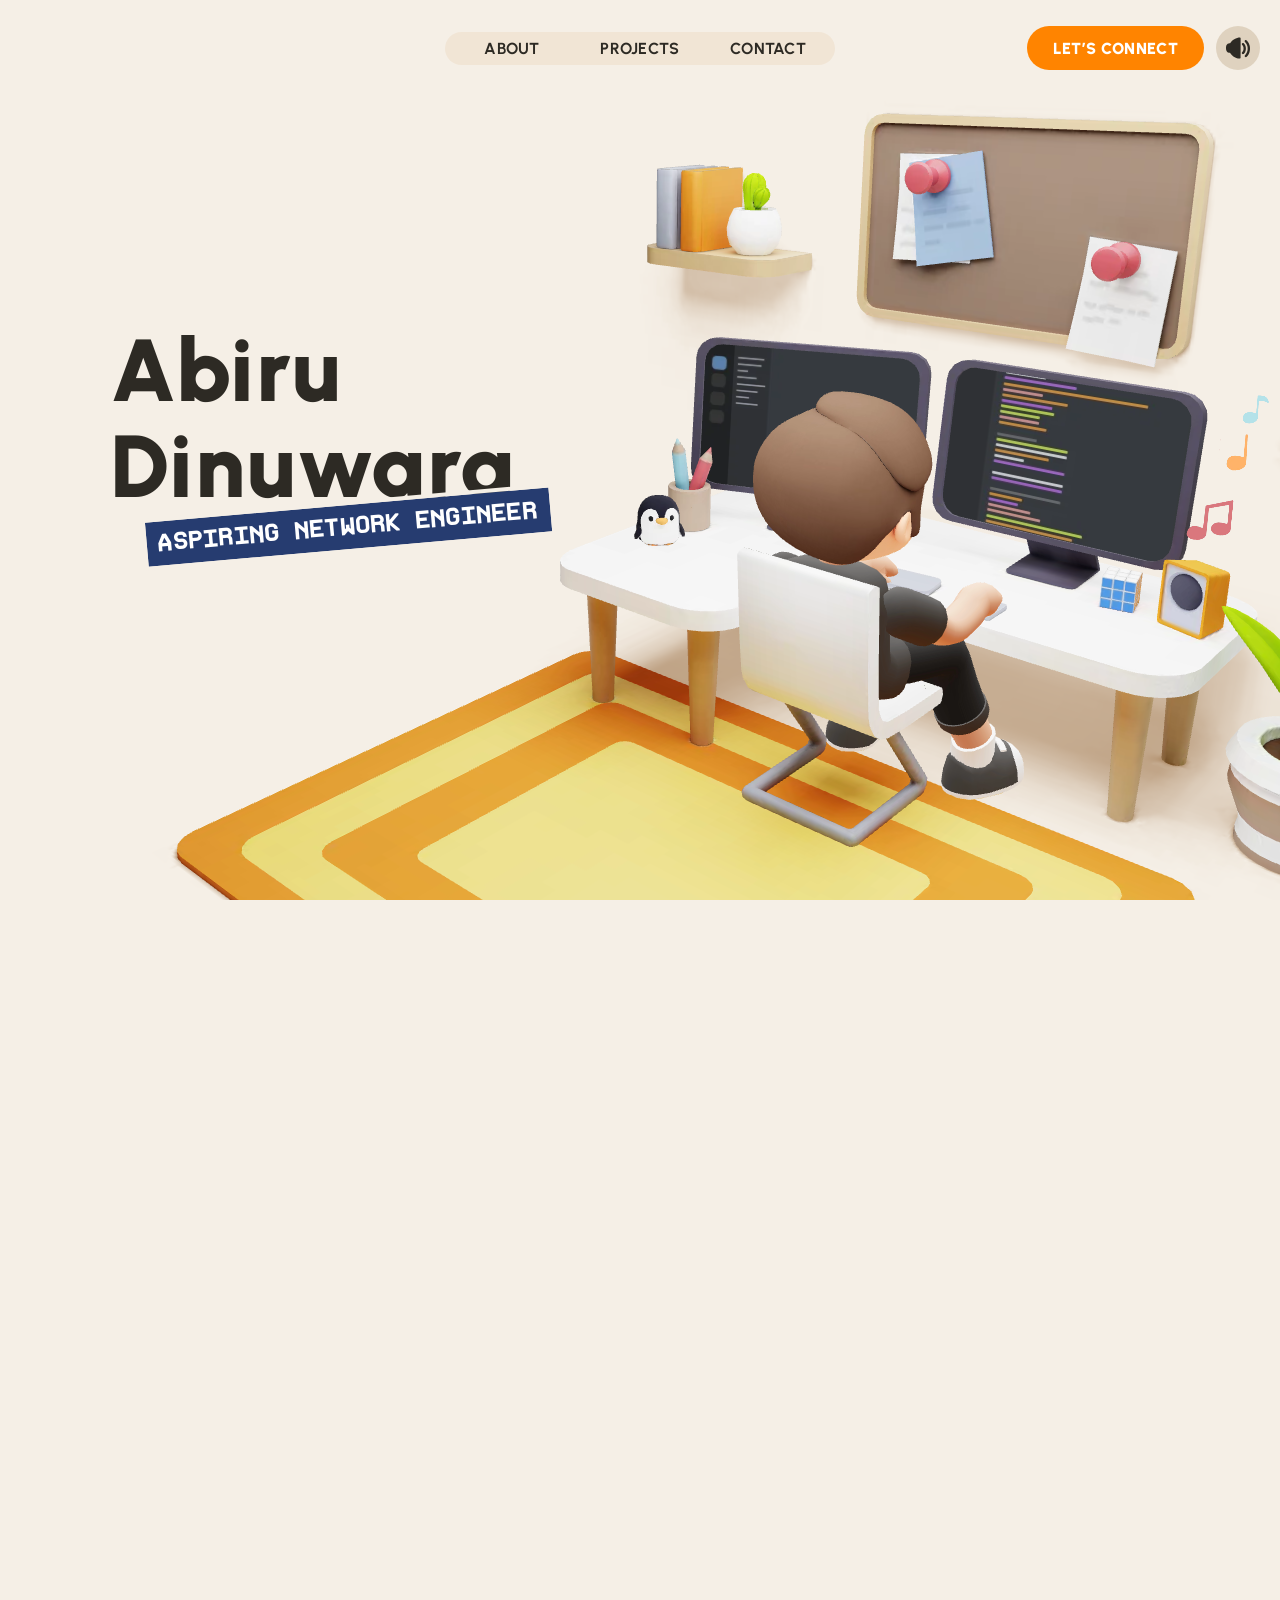
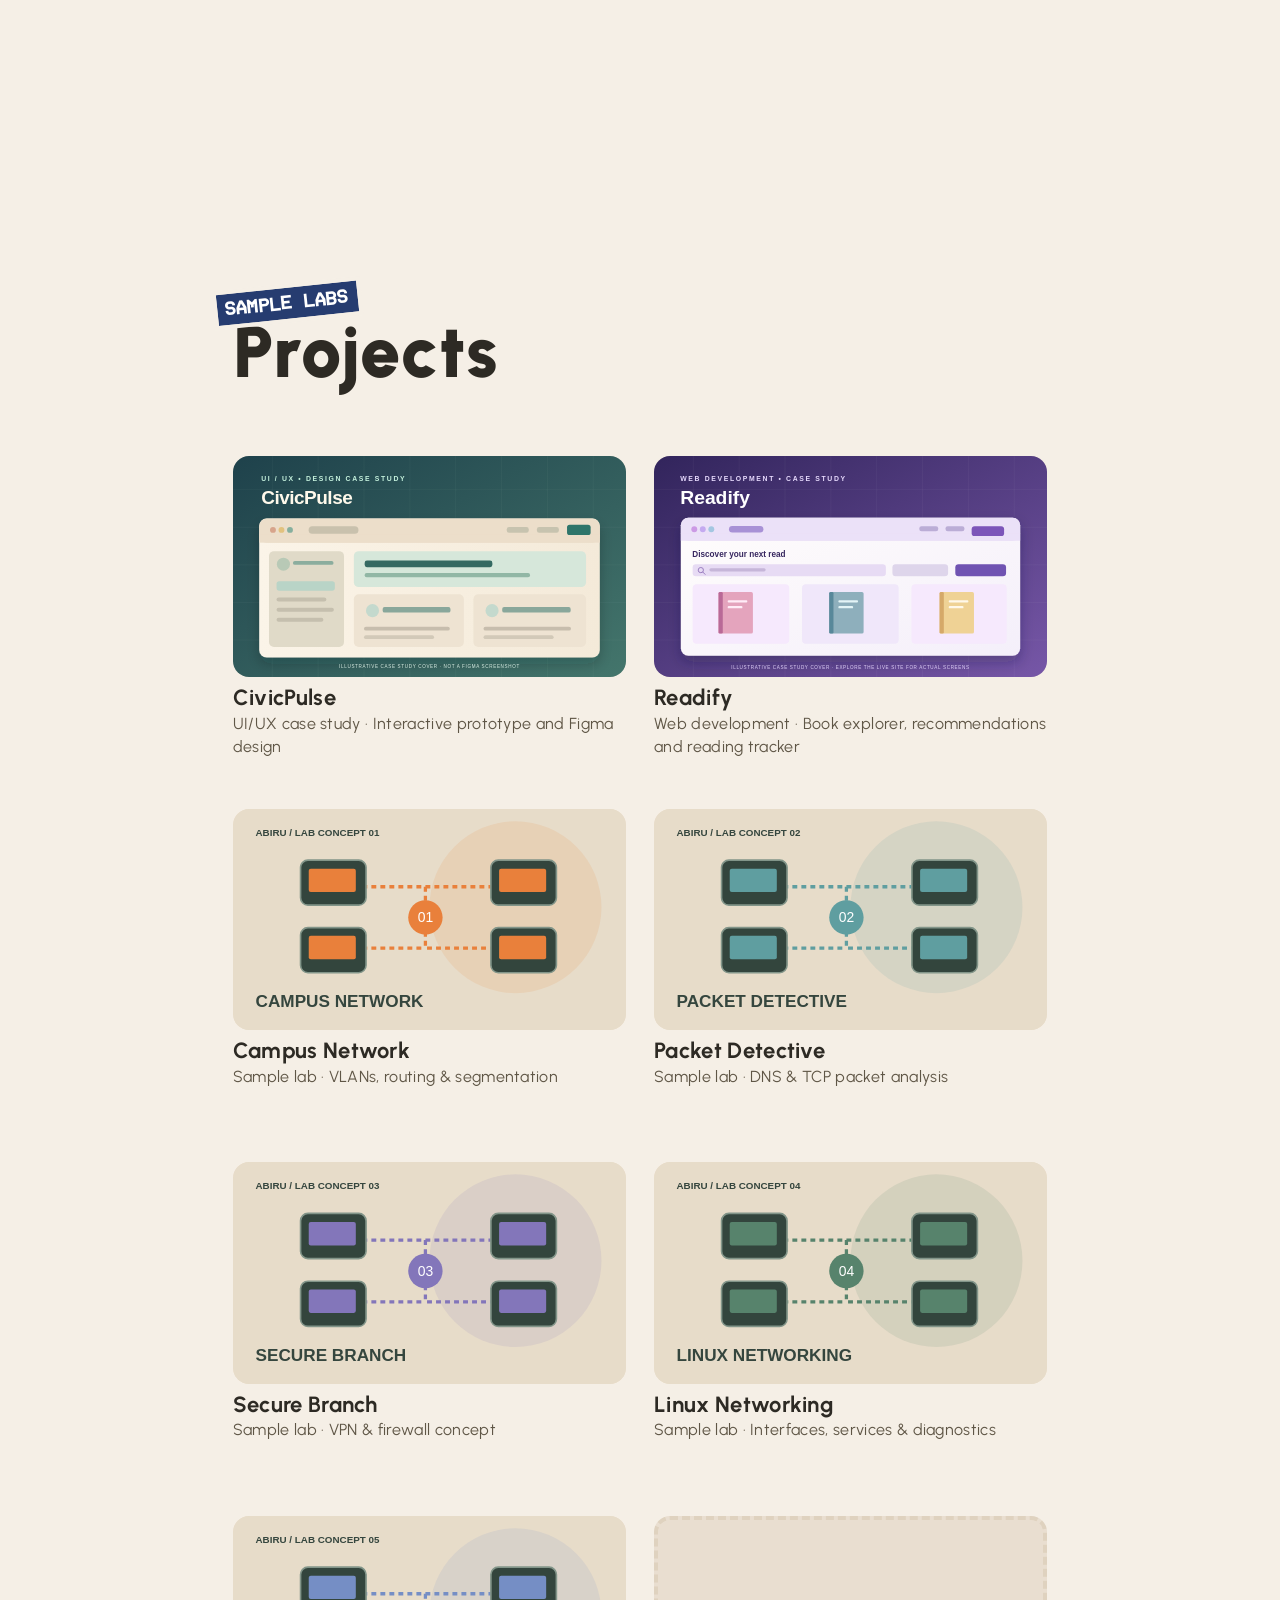
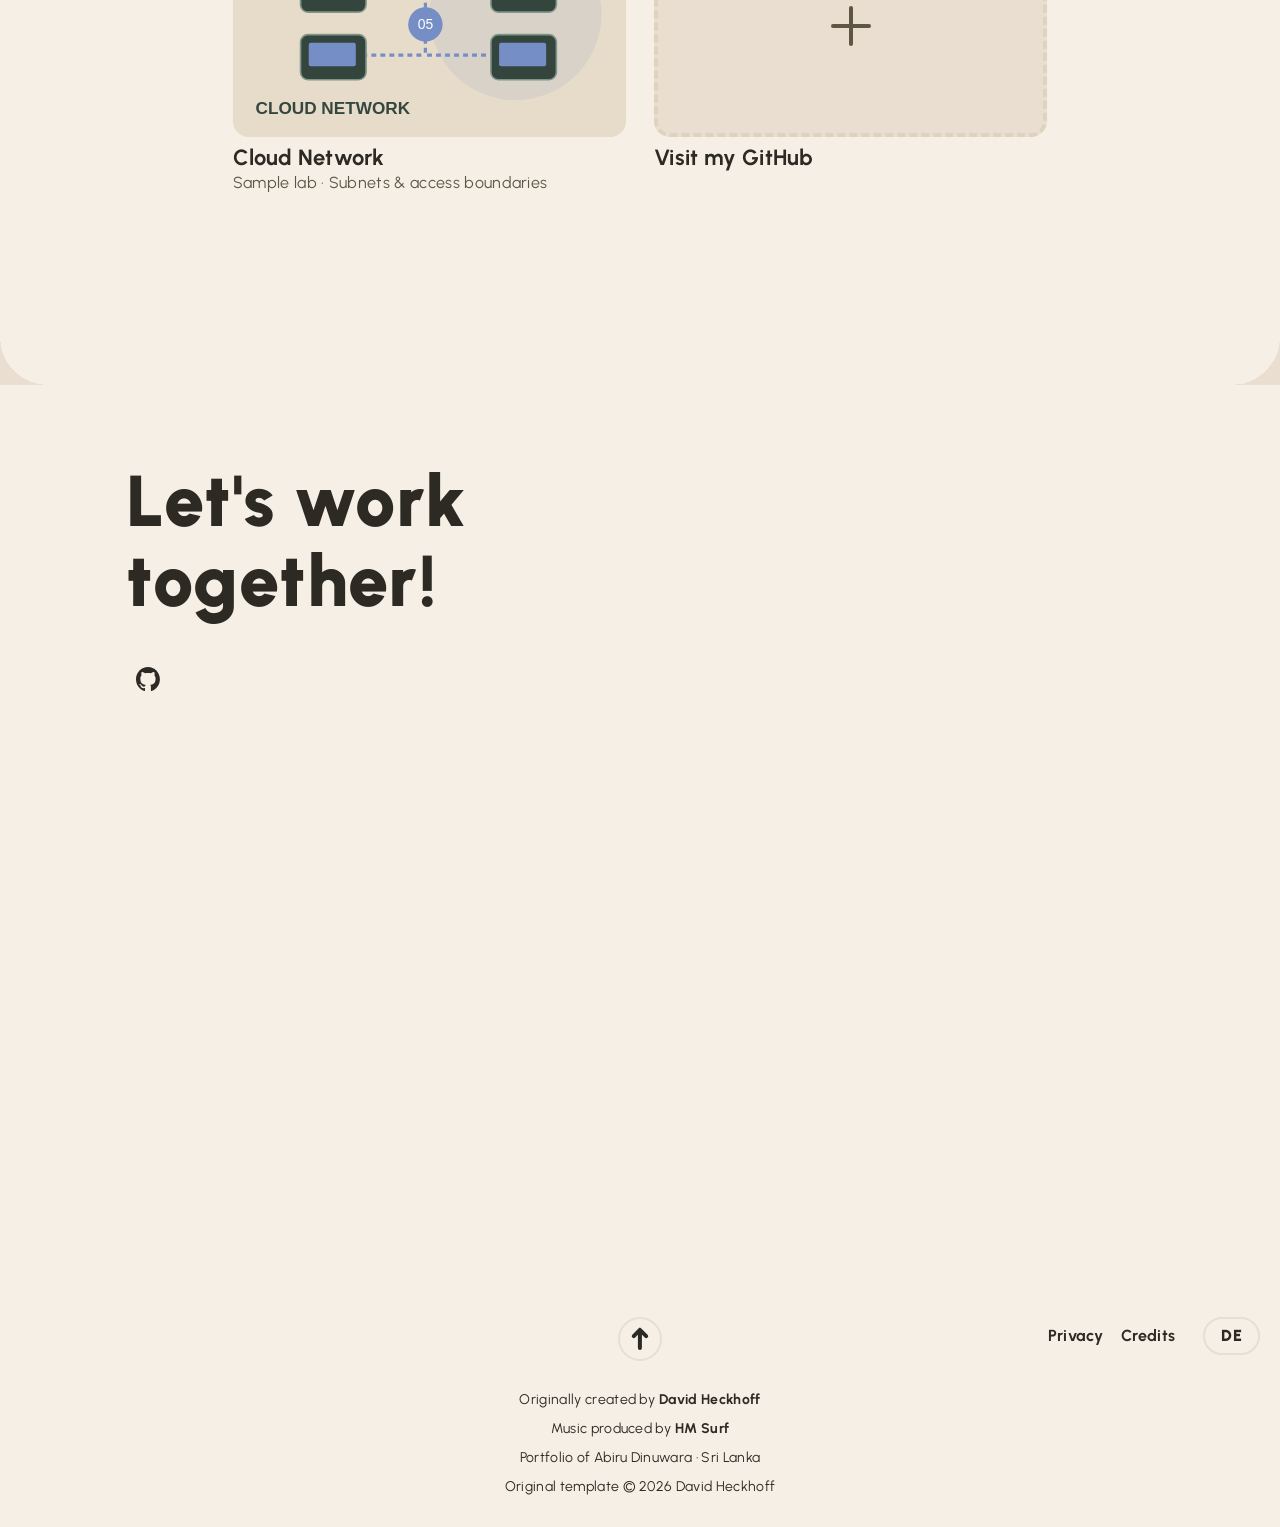
<file: index.html>
<!doctype html>
<html lang="en">
  <head>
    <meta charset="UTF-8" />
    <meta name="viewport" content="width=device-width, initial-scale=1.0" />

    <title>Abiru Dinuwara — Aspiring Network Engineer</title>
    <meta
      name="description"
      content="Computer science student exploring networking, security, and infrastructure through practical labs."
    />
    <meta name="robots" content="index, follow" />
    <link rel="canonical" href="https://abirudinuwara.github.io/abirudinuwara/" />

    <meta property="og:title" content="Abiru Dinuwara — Aspiring Network Engineer" />
    <meta
      property="og:description"
      content="Computer science student exploring networking, security, and infrastructure through practical labs."
    />
    <meta property="og:type" content="website" />
    <meta property="og:url" content="https://abirudinuwara.github.io/abirudinuwara/" />

    <meta name="twitter:card" content="summary" />
    <meta name="twitter:title" content="Abiru Dinuwara — Aspiring Network Engineer" />
    <meta
      name="twitter:description"
      content="Computer science student exploring networking, security, and infrastructure through practical labs."
    />

    <link rel="preload" href="./fonts/urbanist-400.woff2" as="font" type="font/woff2" crossorigin="anonymous" />
    <link rel="preload" href="./fonts/urbanist-700.woff2" as="font" type="font/woff2" crossorigin="anonymous" />
    <link rel="preload" href="./fonts/urbanist-900.woff2" as="font" type="font/woff2" crossorigin="anonymous" />
    <link rel="preload" href="./fonts/pro-font-windows-400.woff2" as="font" type="font/woff2" crossorigin="anonymous" />
    <link rel="preload" href="./fonts/pro-font-windows-700.woff2" as="font" type="font/woff2" crossorigin="anonymous" />

    <link rel="icon" type="image/svg+xml" href="./meta/favicon.svg" />

    <meta name="theme-color" content="#dfd1bc" />
    <script type="module" crossorigin src="./chunks/index-lmR5Yg0l.js"></script>
    <link rel="stylesheet" crossorigin href="./assets/5HoOTuNc.css">
      <script src="./project-additions.js" defer></script>
  </head>
  <body class="is-loading">
    <svg style="display: none" viewBox="0 0 56 61" xmlns="http://www.w3.org/2000/svg">
      <defs>
        <path
          id="logo-path"
          d="M3 14 24 2C28 0 28 0 32 2L53 14C56 16 56 17 56 19L56 43C56 46 55 47 51 49L32 59C28 61 28 61 24 59L5 49C1 47 0 46 0 43L0 19C0 17 0 16 3 14M28 4 5 17 28 28 51 17 28 4M53 20 30 31 30 56 53 44 53 20M40 42 33 35C33 35 32 34 33 33 34 32 35 33 36 34L36 34 43 41C44 42 44 42 43 43L35 51C35 51 34 52 33 51 32 50 33 49 33 49L40 42M16 42 23 35C23 35 24 34 23 33 22 32 21 33 20 34L13 41C12 42 12 42 13 43L21 51C21 51 22 52 23 51 24 50 23 49 23 49L16 42"
        ></path>
      </defs>
    </svg>
    <div id="app"></div>
    <noscript><p style="padding:3rem">Abiru Dinuwara — Aspiring Network Engineer. Enable JavaScript to explore this interactive portfolio. <a href="https://github.com/abirudinuwara">GitHub profile</a></p><style>.preloader{display:none!important}body{overflow:auto!important}</style></noscript>
    <div class="preloader">
      <svg class="preloader-svg" viewBox="0 0 56 61" xmlns="http://www.w3.org/2000/svg">
        <mask id="preloader-mask">
          <rect fill="black" height="61" width="61"></rect>
          <rect fill="white" height="61" width="61" class="preloader-rect" style="transform: scaleY(0)"></rect>
        </mask>

        <use href="#logo-path" class="preloader-path" opacity="0.3"></use>
        <use href="#logo-path" class="preloader-path" mask="url(#preloader-mask)"></use>
      </svg>
    </div>
  </body>
</html>
</file>
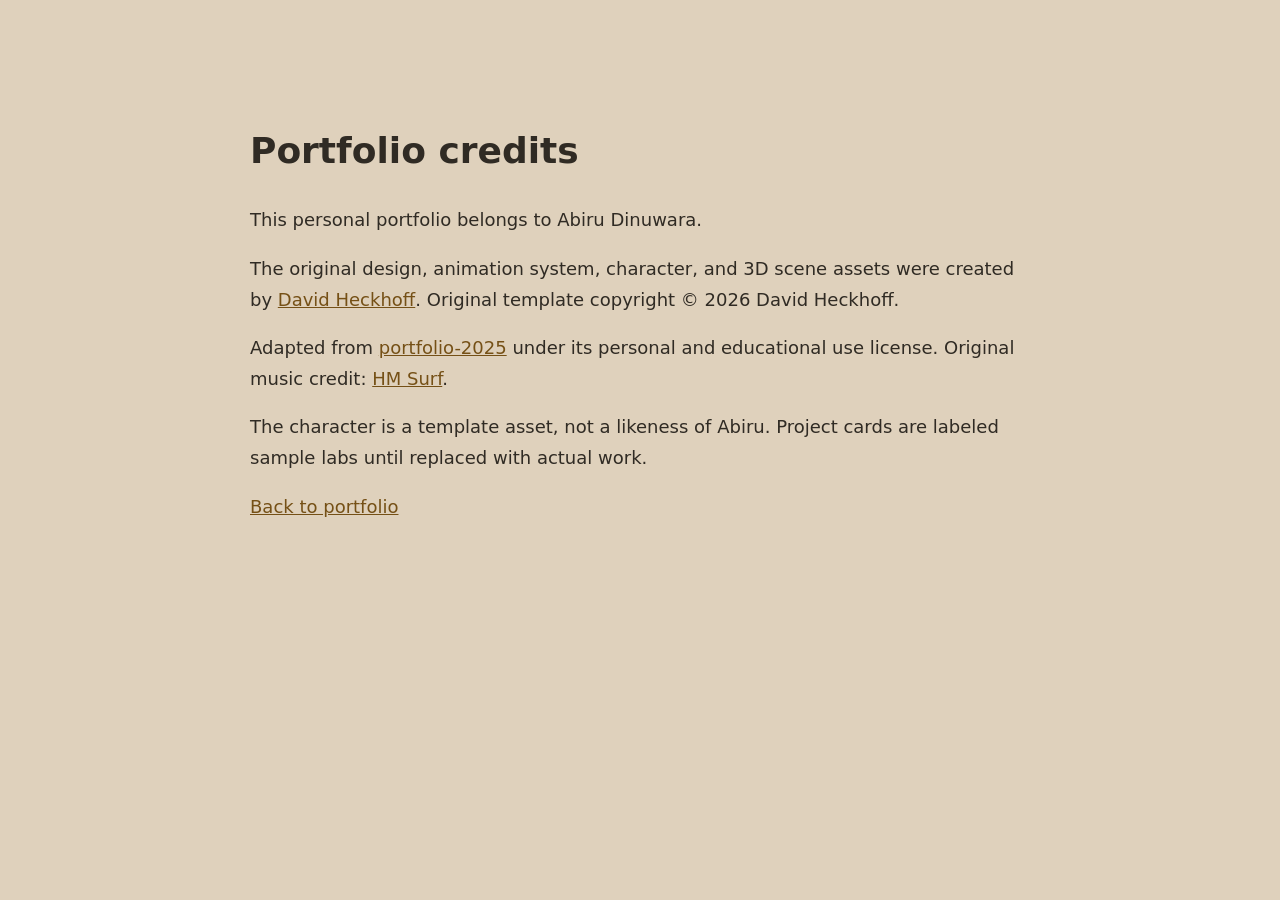
<file: legal.html>
<!doctype html><html lang="en"><meta charset="utf-8"><meta name="viewport" content="width=device-width,initial-scale=1"><title>Credits — Abiru Dinuwara</title><style>body{max-width:780px;margin:8vh auto;padding:24px;font:18px/1.7 system-ui;background:#dfd1bc;color:#302b24}a{color:#755016}</style><h1>Portfolio credits</h1><p>This personal portfolio belongs to Abiru Dinuwara.</p><p>The original design, animation system, character, and 3D scene assets were created by <a href="https://david-hckh.com">David Heckhoff</a>. Original template copyright © 2026 David Heckhoff.</p><p>Adapted from <a href="https://github.com/davidhckh/portfolio-2025">portfolio-2025</a> under its personal and educational use license. Original music credit: <a href="https://soundcloud.com/hmsurf">HM Surf</a>.</p><p>The character is a template asset, not a likeness of Abiru. Project cards are labeled sample labs until replaced with actual work.</p><p><a href="./">Back to portfolio</a></p></html>
</file>
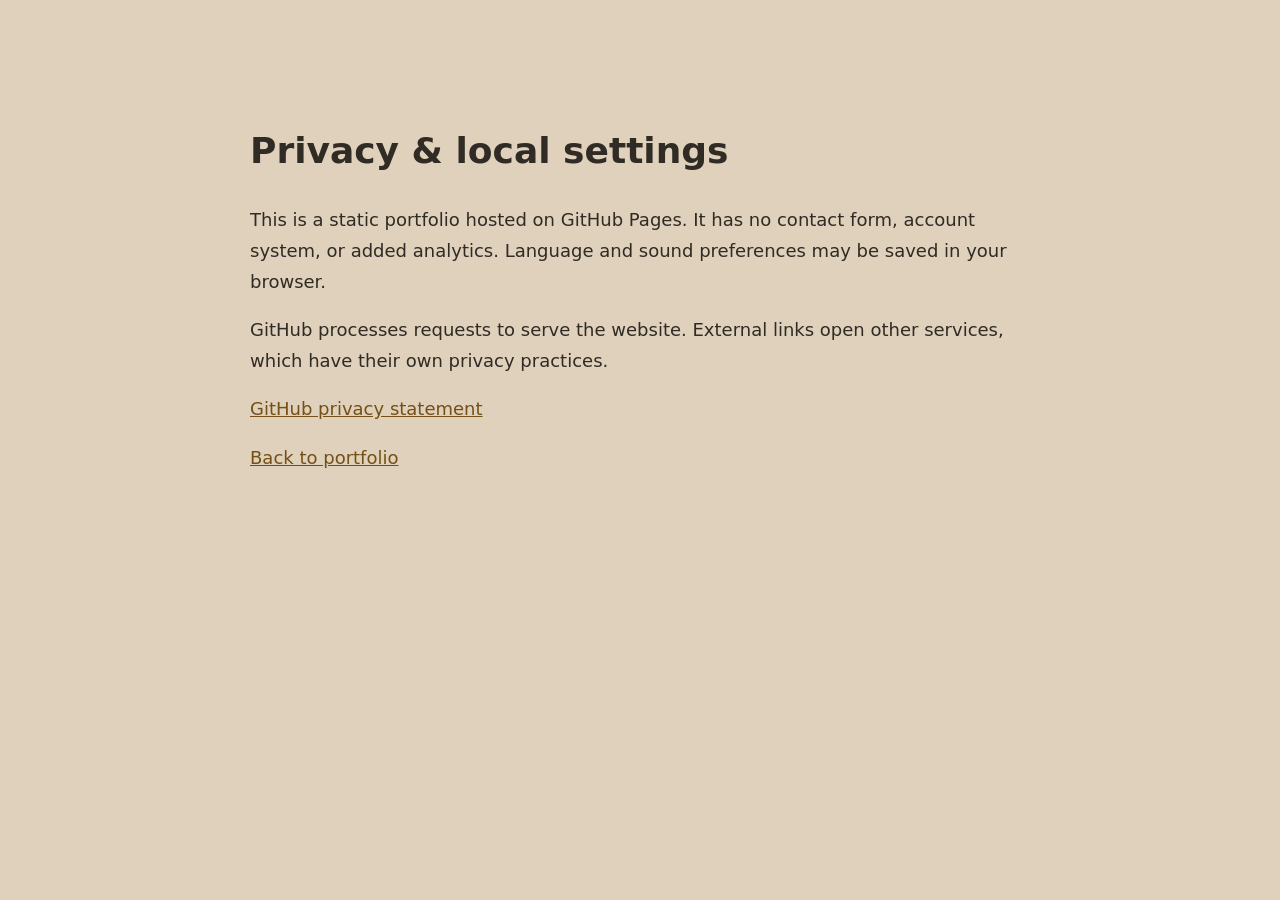
<file: privacy.html>
<!doctype html><html lang="en"><meta charset="utf-8"><meta name="viewport" content="width=device-width,initial-scale=1"><title>Privacy & local settings — Abiru Dinuwara</title><style>body{max-width:780px;margin:8vh auto;padding:24px;font:18px/1.7 system-ui;background:#dfd1bc;color:#302b24}a{color:#755016}</style><h1>Privacy & local settings</h1><p>This is a static portfolio hosted on GitHub Pages. It has no contact form, account system, or added analytics. Language and sound preferences may be saved in your browser.</p><p>GitHub processes requests to serve the website. External links open other services, which have their own privacy practices.</p><p><a href="https://docs.github.com/en/site-policy/privacy-policies/github-general-privacy-statement">GitHub privacy statement</a></p><p><a href="./">Back to portfolio</a></p></html>
</file>
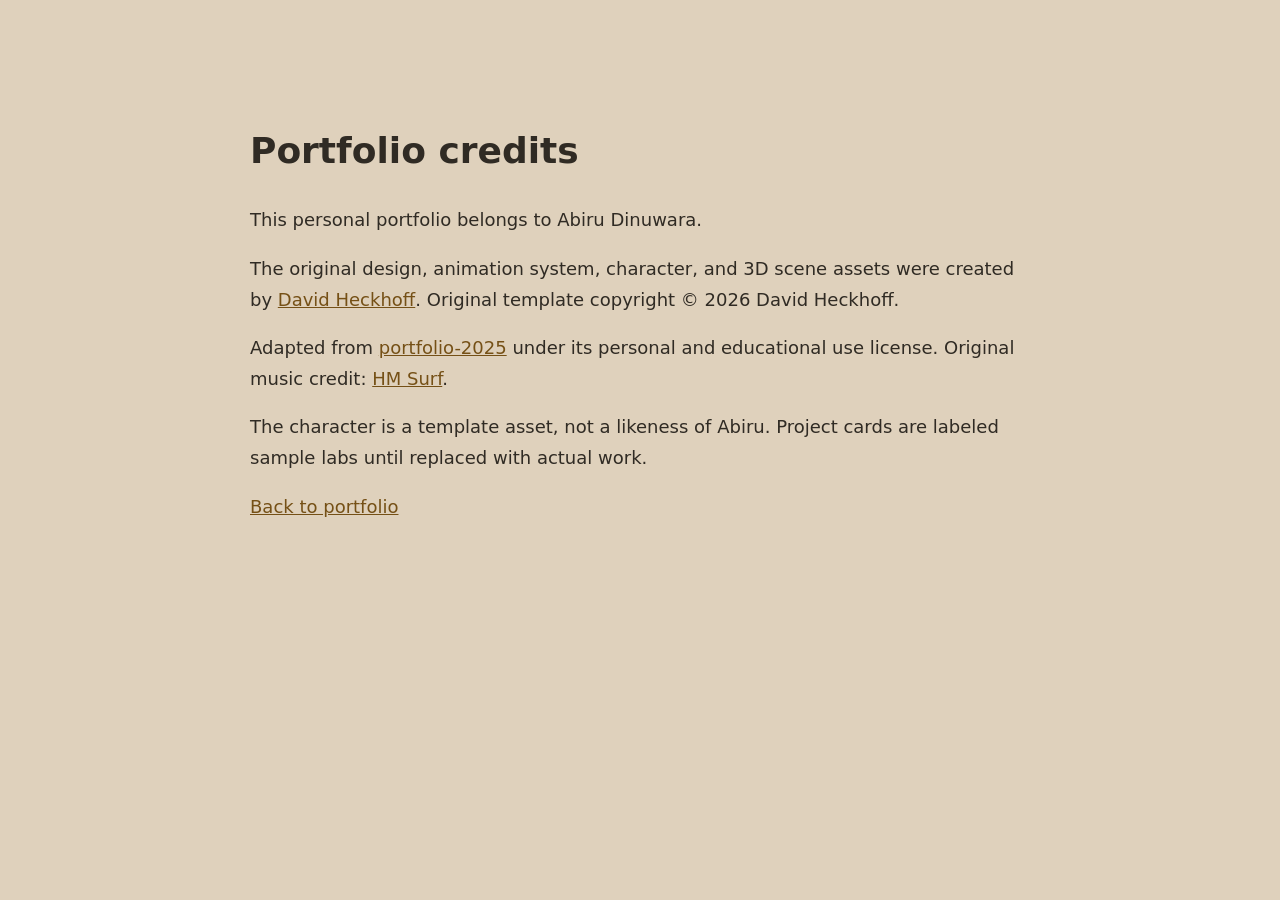
<file: de/legal.html>
<!doctype html><html lang="en"><meta charset="utf-8"><meta name="viewport" content="width=device-width,initial-scale=1"><title>Credits — Abiru Dinuwara</title><style>body{max-width:780px;margin:8vh auto;padding:24px;font:18px/1.7 system-ui;background:#dfd1bc;color:#302b24}a{color:#755016}</style><h1>Portfolio credits</h1><p>This personal portfolio belongs to Abiru Dinuwara.</p><p>The original design, animation system, character, and 3D scene assets were created by <a href="https://david-hckh.com">David Heckhoff</a>. Original template copyright © 2026 David Heckhoff.</p><p>Adapted from <a href="https://github.com/davidhckh/portfolio-2025">portfolio-2025</a> under its personal and educational use license. Original music credit: <a href="https://soundcloud.com/hmsurf">HM Surf</a>.</p><p>The character is a template asset, not a likeness of Abiru. Project cards are labeled sample labs until replaced with actual work.</p><p><a href="../">Back to portfolio</a></p></html>
</file>
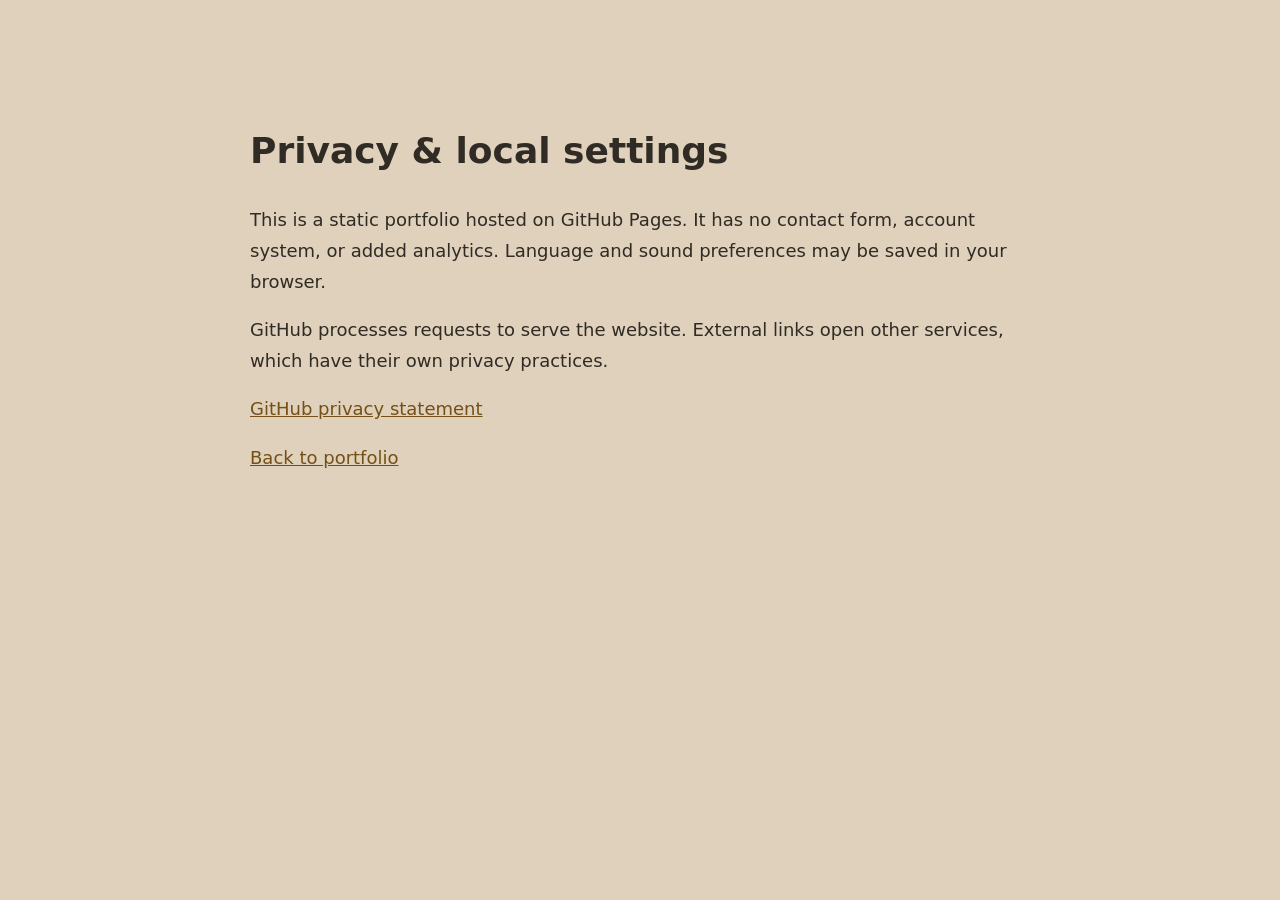
<file: de/privacy.html>
<!doctype html><html lang="en"><meta charset="utf-8"><meta name="viewport" content="width=device-width,initial-scale=1"><title>Privacy & local settings — Abiru Dinuwara</title><style>body{max-width:780px;margin:8vh auto;padding:24px;font:18px/1.7 system-ui;background:#dfd1bc;color:#302b24}a{color:#755016}</style><h1>Privacy & local settings</h1><p>This is a static portfolio hosted on GitHub Pages. It has no contact form, account system, or added analytics. Language and sound preferences may be saved in your browser.</p><p>GitHub processes requests to serve the website. External links open other services, which have their own privacy practices.</p><p><a href="https://docs.github.com/en/site-policy/privacy-policies/github-general-privacy-statement">GitHub privacy statement</a></p><p><a href="../">Back to portfolio</a></p></html>
</file>
<file: assets/5HoOTuNc.css>
*,*:before,*:after{margin:0;padding:0;box-sizing:border-box;-webkit-tap-highlight-color:rgba(255,255,255,0)}a{text-decoration:none;color:inherit}:where([hidden]:not([hidden=until-found])){display:none!important}:where(html){-webkit-text-size-adjust:none}@supports not (min-block-size: 100dvb){:where(html){block-size:100%}}@media (prefers-reduced-motion: no-preference){:where(html:focus-within){scroll-behavior:smooth}}:where(body){-webkit-font-smoothing:antialiased}:where(input,button,textarea,select){font:inherit;color:inherit}:where(textarea){resize:block}:where(button,select,summary,[role=button],[role=option]){cursor:pointer}:where(:disabled){cursor:not-allowed}:where(label:has(>input:disabled),label:has(+input:disabled)){cursor:not-allowed}:where(button){border-style:solid}:where(a){text-underline-offset:.2ex}:where(ul,ol){list-style:none}:where(img,svg,video,canvas,audio,iframe,embed,object){display:block}:where(img,picture,svg){max-inline-size:100%;block-size:auto}:where(p,h1,h2,h3,h4,h5,h6){overflow-wrap:break-word}:where(h1,h2,h3){line-height:calc(1em + .5rem)}:where(hr){border:none;border-block-start:1px solid;color:inherit;block-size:0;overflow:visible}:where(.visually-hidden:not(:focus,:active,:focus-within,.not-visually-hidden)){clip-path:inset(50%)!important;height:1px!important;width:1px!important;overflow:hidden!important;position:absolute!important;white-space:nowrap!important;border:0!important}:root{--height-header: 72px;--breakpoint-sm: 480px;--breakpoint-md: 840px;--breakpoint-lg: 1024px;--breakpoint-xl: 1280px;--breakpoint-xxl: 1600px;--breakpoint-xxxl: 1920px;--icon-size-xxs: 12px;--icon-size-xs: 16px;--icon-size-sm: 20px;--icon-size-md: 28px;--icon-size-lg: 36px;--ease-smooth: cubic-bezier(.6, 0, .25, 1);--ease-power2-out: cubic-bezier(.25, .46, .45, .94);--ease-power2-in: cubic-bezier(.165, .84, .44, 1);--transition-route-duration: .5s;--transition-route-ease: cubic-bezier(.6, 0, .25, 1);--z-index-background: 0;--z-index-layout: 10;--z-index-header-home: 20;--z-index-project-background: 50;--z-index-layout-project: 70;--z-index-header: 90;--z-index-preloader: 100;--line-height-copy: 1.3;--line-height-title: 1.1;--radius-sm: 6px;--radius-md: 12px;--radius-lg: 16px;--radius-xl: 24px;--radius-xxl: 24px;--font-size-xxs: 12px;--font-size-xs: 12px;--font-size-sm: 14px;--font-size-md: 16px;--font-size-lg: 18px;--font-size-xl: 20px;--font-size-xxl: 26px;--font-size-title-xxs: 18px;--font-size-title-xs: 22px;--font-size-title-sm: 28px;--font-size-title-md: 44px;--font-size-title-lg: 56px;--font-size-title-xl: 72px;--font-size-title-xxl: 88px;--font-size-title-xxxl: 112px;--space-outer: 16px;--space-xxs: 4px;--space-xs: 8px;--space-sm: 12px;--space-md: 18px;--space-lg: 28px;--space-xl: 36px;--space-xxl: 48px;--space-xxxl: 64px;--stroke-sm: 1px;--stroke-md: 2px;--stroke-lg: 4px;--stroke-xl: 6px;--stroke-xxl: 8px}@media (min-width: 840px){:root{--radius-xxl: 48px;--height-header: 96px}}@media (min-width: 1280px){:root{--space-outer: 20px}}@media (min-width: 1600px){:root{--space-outer: 32px}}:root{--color-text-400: #2d2a24;--color-text-300: #5f5646;--color-grayscale-500: rgb(223, 210, 191);--color-grayscale-400: rgb(233, 222, 208);--color-beige-700: rgb(223, 209, 188);--color-beige-600: rgb(233, 222, 208);--color-beige-500: rgb(241, 229, 213);--color-beige-400: #f5efe6;--color-background-400: #f5efe6;--color-black-400: #2d2a24;--color-gray-500: #67727c;--color-gray-400: #a9b0b7;--color-orange-400: #ff8400;--color-white-400: #ffffff;--color-cyan-500: #0086bb;--color-cyan-400: rgb(52, 191, 255);--color-text-cyan-400: #e1f5ff;--color-text-cyan-300: #81bdd8;--color-dark-blue-600: #234ba2;--color-dark-blue-500: #052e87;--color-dark-blue-400: #002474;--color-hologram-top: rgb(0, 53, 133);--color-hologram-bottom: rgba(0, 82, 145, .6)}@font-face{font-family:Urbanist;src:url(../fonts/urbanist-400.woff2) format("woff2");font-weight:400;font-style:normal;font-display:swap}@font-face{font-family:Urbanist;src:url(../fonts/urbanist-700.woff2) format("woff2");font-weight:700;font-style:normal;font-display:swap}@font-face{font-family:Urbanist;src:url(../fonts/urbanist-900.woff2) format("woff2");font-weight:900;font-style:normal;font-display:swap}@font-face{font-family:ProFontWindows;src:url(../fonts/pro-font-windows-400.woff2) format("woff2");font-weight:400;font-style:normal;font-display:swap}@font-face{font-family:ProFontWindows;src:url(../fonts/pro-font-windows-700.woff2) format("woff2");font-weight:700;font-style:normal;font-display:swap}.grid{display:grid;grid-template-columns:repeat(12,1fr);width:100%;gap:var(--space-md);margin:0 auto;max-width:calc(var(--breakpoint-xxxl))}@media (min-width: 840px){.grid{gap:var(--space-xl)}}html.lenis,html.lenis body{height:auto}.lenis:not(.lenis-autoToggle).lenis-stopped{overflow:clip}.lenis [data-lenis-prevent],.lenis [data-lenis-prevent-wheel],.lenis [data-lenis-prevent-touch]{overscroll-behavior:contain}.lenis.lenis-smooth iframe{pointer-events:none}.lenis.lenis-autoToggle{transition-property:overflow;transition-duration:1ms;transition-behavior:allow-discrete}.project-cubewar{--color-text-400: rgb(255, 255, 255);--color-text-300: rgb(195, 204, 219);--color-accent-400: #008dff;--color-accent-text-400: white;--color-hover: #060f1f;--color-grayscale-500: #2b4169;--color-grayscale-400: #2b4169;--color-background-400: #364e7c;--color-background-300: #1c2f4f}.project-quibbo{--color-text-400: rgb(20, 29, 37);--color-text-300: rgb(72, 85, 97);--color-accent-400: rgb(31, 129, 249);--color-accent-text-400: white;--color-hover: rgb(20, 29, 37);--color-grayscale-500: rgb(226, 233, 238);--color-grayscale-400: rgb(226, 233, 238);--color-background-400: rgb(243, 247, 250);--color-background-300: white}.project-particles{--color-text-400: white;--color-text-300: rgb(149, 155, 150);--color-accent-400: #22904b;--color-accent-text-400: white;--color-hover: #000000;--color-grayscale-500: #2c2f2c;--color-grayscale-400: #2c2f2c;--color-background-400: #191c19;--color-background-300: #141614}.project-pokedex{--color-text-400: #0c1b3a;--color-text-300: rgb(105, 111, 116);--color-hover: #011030;--color-hover-text: #ffffff;--color-accent-400: #ff5350;--color-accent-text-400: white;--color-grayscale-500: #d9dde7;--color-grayscale-400: #d9dde7;--color-background-400: #e9edf6;--color-background-300: #f9fbfe}.project-sharkie{--color-text-400: #ffffff;--color-text-300: #c6d2f2;--color-hover: #00173f;--color-hover-text: #ffffff;--color-accent-400: #176cfe;--color-accent-text-400: white;--color-grayscale-500: #364f94;--color-grayscale-400: #263e82;--color-background-400: #263e82;--color-background-300: rgb(22, 41, 94)}.project-streakon{--color-text-400: #ffffff;--color-text-300: rgb(197, 197, 197);--color-hover: rgb(41, 41, 41);--color-hover-text: #ffffff;--color-accent-400: #fec600;--color-accent-text-400: rgb(44, 44, 44);--color-grayscale-500: rgb(25, 25, 25);--color-grayscale-400: rgb(33, 33, 33);--color-background-400: #141414;--color-background-300: #090909}.preloader{position:fixed;z-index:var(--z-index-preloader);top:0;left:0;width:100%;height:100%;background-color:var(--color-beige-400);display:flex;justify-content:center;align-items:center;transition:opacity .3s ease-in-out;opacity:1}.preloader-svg{width:120px;height:120px;transition:transform .2s var(--ease-power2-in),opacity .2s var(--ease-power2-in)}.preloader-rect{transform-origin:bottom center;transition:transform .3s ease-in-out}.preloader-path{fill:var(--color-text-400)}.preloader-hidden{opacity:0;pointer-events:none!important}.preloader-hidden *{pointer-events:none!important}.preloader-hidden svg{transform:scale(.4);opacity:0}html{background:var(--color-background-400);color:var(--color-text-400);--icon-color: var(--color-text-400);font-family:Urbanist;letter-spacing:.02em;overflow-y:scroll!important;--vh: 1vh;--dvh: 1vh;--svh: 1vh;--lvh: 1vh;--dvh: 1dvh;--svh: 1svh;--lvh: 1lvh;--vw: 1vw;--dvw: 1vw;--svw: 1vw;--lvw: 1vw;--dvw: 1dvw;--svw: 1svw;--lvw: 1lvw}.is-loading{overscroll-behavior:none;position:fixed;width:calc(var(--svw) * 100);height:calc(var(--svh) * 100)}::selection{background:#2d2a24;color:#fff;text-shadow:none}::-moz-selection{background:#2d2a24;color:#fff;text-shadow:none}.children-unclickable{pointer-events:all}.children-unclickable *{pointer-events:none}.button-wrapper[data-v-8f5c0673]{border:none;border-radius:100px;letter-spacing:.02em;font-size:var(--font-size-md);font-weight:800;text-align:center;white-space:nowrap;text-transform:uppercase;background-color:transparent;transition:background-color .1s ease-in-out,color .1s ease-in-out,border-color .1s ease-in-out}.button-wrapper-rounded[data-v-8f5c0673]{border-radius:50%;aspect-ratio:1}.button-wrapper-accent[data-v-8f5c0673]{background-color:var(--color-accent-400, var(--color-orange-400));color:var(--color-accent-text-400, var(--color-white-400));--icon-color: var(--color-accent-text-400, var(--color-white-400))}@media (hover: hover) and (pointer: fine){.button-wrapper-accent[data-v-8f5c0673]:hover{background-color:var(--color-hover, var(--color-black-400));color:var(--color-hover-text, var(--color-white-400));--icon-color: var(--color-hover-text, var(--color-white-400))}}.button-wrapper-theme[data-v-8f5c0673]{background-color:var(--color-grayscale-500);color:var(--color-text-400);--icon-color: var(--color-text-400)}@media (hover: hover) and (pointer: fine){.button-wrapper-theme[data-v-8f5c0673]:hover{background-color:var(--color-hover, var(--color-black-400));color:var(--color-white-400);--icon-color: var(--color-white-400)}}.button-wrapper-background[data-v-8f5c0673]{background-color:var(--color-background-400);color:var(--color-text-400);--icon-color: var(--color-text-400)}@media (hover: hover) and (pointer: fine){.button-wrapper-background[data-v-8f5c0673]:hover{background-color:var(--color-text-400);color:var(--color-background-400);--icon-color: var(--color-background-400)}}.button-wrapper-gray[data-v-8f5c0673]{background-color:var(--color-gray-400);color:var(--color-white-400);--icon-color: var(--color-white-400)}@media (hover: hover) and (pointer: fine){.button-wrapper-gray[data-v-8f5c0673]:hover{background-color:var(--color-gray-500)}}.button-wrapper-border[data-v-8f5c0673]{border:2px solid var(--color-grayscale-400);color:var(--color-text-400);--icon-color: var(--color-text-400)}@media (hover: hover) and (pointer: fine){.button-wrapper-border[data-v-8f5c0673]:hover{background-color:var(--color-hover, var(--color-black-400));color:var(--color-white-400);--icon-color: var(--color-white-400);border-color:var(--color-hover, var(--color-black-400))}}.button[data-v-4912492e]{display:flex;align-items:center;justify-content:center}.button-size-sm[data-v-4912492e]{height:38px;padding:0 16px}.button-size-md[data-v-4912492e]{height:44px;padding:0 26px}.button-size-lg[data-v-4912492e]{height:50px;padding:0 34px}.logo-svg[data-v-11645b5a]{fill:var(--icon-color)}.button-round[data-v-801e9213]{display:flex;align-items:center;justify-content:center;aspect-ratio:1;border-radius:50%}.button-round-size-sm[data-v-801e9213]{width:32px;padding:6px}.button-round-size-md[data-v-801e9213]{width:44px;padding:10px}.button-round-size-lg[data-v-801e9213]{width:52px;padding:14px}.volume-body[data-v-d3482ce3]{transition:transform .2s ease-in-out,fill .2s ease-in-out;transform:translate(30px)}.volume-body-active[data-v-d3482ce3]{transform:translate(0)}.volume-wave-1[data-v-d3482ce3],.volume-wave-2[data-v-d3482ce3]{transition:transform .2s ease-in-out,opacity .2s ease-in-out,fill .2s ease-in-out;transform:translate(-20px);opacity:0}.volume-wave-1[data-v-d3482ce3] *,.volume-wave-2[data-v-d3482ce3] *{transition:fill .2s ease-in-out}.volume-wave-1-active[data-v-d3482ce3],.volume-wave-2-active[data-v-d3482ce3]{transform:translate(0);opacity:1}.music-toggle-dark[data-v-86d02f38]{background-color:var(--color-dark-blue-500);color:var(--color-white-400);--icon-color: var(--color-white-400)}.header[data-v-c8579968]{position:fixed;top:0;display:flex;align-items:center;justify-content:space-between;left:50%;transform:translate(-50%);width:var(--breakpoint-xxxl);padding:0 var(--space-outer);max-width:100%;z-index:var(--z-index-header);height:var(--height-header);pointer-events:none;--scrolled: 0}.header-scrolled[data-v-c8579968]{--scrolled: 1}.header-back[data-v-c8579968]{pointer-events:none;opacity:0;transition:opacity .2s ease-in-out;transition-delay:.1s;pointer-events:auto}.header-back-icon[data-v-c8579968]{width:100%;transform:rotate(180deg)}.header-back-isProjectPage[data-v-c8579968]{pointer-events:auto;opacity:1}.header-left[data-v-c8579968]{position:absolute;left:var(--space-outer);top:50%;transform:translateY(-50%)}.header-get-in-touch[data-v-c8579968]{width:fit-content}.header-get-in-touch-isProjectPage[data-v-c8579968]{opacity:1!important}.header-right[data-v-c8579968]{position:absolute;right:var(--space-outer);top:50%;transform:translateY(-50%);pointer-events:auto;display:flex;align-items:center;gap:var(--space-sm)}.header-music-toggle[data-v-c8579968]{display:flex}.header-dark[data-v-c8579968]{color:var(--color-white-400);--icon-color: var(--color-white-400)}.header-get-in-touch[data-v-c8579968]{display:none}@media (min-width: 840px){.header-get-in-touch[data-v-c8579968]{display:flex}}.header-logo[data-v-c8579968]{cursor:pointer;display:flex;gap:var(--space-xs);transition:color .2s ease-in-out;opacity:var(--scrolled);pointer-events:none}.header-logo-clickable[data-v-c8579968]{pointer-events:all}@media (min-width: 840px){.header-logo[data-v-c8579968]{gap:var(--space-sm)}}.header-logo-isProjectPage[data-v-c8579968]{transition:opacity .2s ease-in-out;pointer-events:none;opacity:0}.header-logo-image[data-v-c8579968]{width:36px}@media (min-width: 840px){.header-logo-image[data-v-c8579968]{width:40px}}.header-logo-text[data-v-c8579968]{font-weight:900;font-size:18px}@media (min-width: 840px){.header-logo-text[data-v-c8579968]{font-size:20px}}.cursor-wrapper[data-v-f7210900]{position:fixed;top:0;left:0;pointer-events:none;z-index:9999;will-change:transform;display:none}@media (hover: hover) and (pointer: fine){.cursor-wrapper[data-v-f7210900]{display:block}}.cursor-scale[data-v-f7210900]{position:relative;transform-origin:center;will-change:transform;transition:transform .1s ease-in-out}.cursor[data-v-f7210900]{position:absolute;top:0;left:0;transform:translate(-50%,-50%);opacity:0;transition:opacity .1s ease-in-out}.cursor-active[data-v-f7210900]{opacity:1}.cursor-circle-black[data-v-f7210900]{width:26px;height:26px;border-radius:50%;border:4px solid var(--color-text-400)}.cursor-circle-white[data-v-f7210900]{width:26px;height:26px;border-radius:50%;border:4px solid var(--color-white-400)}.cursor-arrow[data-v-f7210900]{width:54px;height:54px;transition:background-color .1s ease-in-out,opacity .1s ease-in-out;background-color:var(--color-accent-400, var(--color-orange-400));border-radius:50%;display:flex;align-items:center;justify-content:center}.cursor-arrow-icon[data-v-f7210900]{color:var(--color-accent-text-400, var(--color-white-400));--icon-color: var(--color-accent-text-400, var(--color-white-400));width:24px}.cursor-arrow-external[data-v-f7210900]{width:54px;height:54px;transition:background-color .1s ease-in-out,opacity .1s ease-in-out;background-color:var(--color-accent-400, var(--color-orange-400));border-radius:50%;display:flex;align-items:center;justify-content:center}.cursor-arrow-external-icon[data-v-f7210900]{color:var(--color-accent-text-400, var(--color-white-400));--icon-color: var(--color-accent-text-400, var(--color-white-400));width:24px;transform:rotate(-45deg)}.layout[data-v-1d5c965f]{width:100%;display:flex;flex-direction:column;align-items:center;z-index:var(--z-index-layout);position:relative}.appearing-text[data-v-541b11c7]{position:relative}.appearing-text-value[data-v-541b11c7]{position:absolute}.appearing-text-clone[data-v-541b11c7]{visibility:hidden}.banner[data-v-aead22f6]{width:fit-content;transform-origin:center center;position:relative}.banner-background[data-v-aead22f6]{position:absolute;outline:var(--stroke-lg) solid var(--color-beige-400);background-color:#263c70;top:0;left:0;width:100%;height:100%;transform-origin:left center}.banner-size-sm[data-v-aead22f6]{padding:2px var(--space-xxs)}@media (min-width: 1024px){.banner-size-sm[data-v-aead22f6]{padding:var(--space-xxs) var(--space-xs)}}.banner-size-md[data-v-aead22f6]{padding:var(--space-xxs) var(--space-xs)}@media (min-width: 1024px){.banner-size-md[data-v-aead22f6]{padding:var(--space-xs) var(--space-sm)}}.banner-copy[data-v-aead22f6]{font-weight:700;color:var(--color-white-400);font-family:ProFontWindows;text-transform:uppercase}.banner-copy-size-sm[data-v-aead22f6]{font-size:var(--font-size-title-xxs)}@media (min-width: 1280px){.banner-copy-size-sm[data-v-aead22f6]{font-size:var(--font-size-title-xs)}}.banner-copy-size-md[data-v-aead22f6]{font-size:var(--font-size-title-xxs)}@media (min-width: 1024px){.banner-copy-size-md[data-v-aead22f6]{font-size:var(--font-size-title-xs)}}@media (min-width: 1280px){.banner-copy-size-md[data-v-aead22f6]{font-size:var(--font-size-title-sm)}}.hero[data-v-99519ec5]{max-height:calc(var(--lvh) * 100);height:calc(var(--lvh) * 100);width:100%;display:flex;position:relative;overflow:hidden}.hero-content[data-v-99519ec5]{align-items:center;justify-content:center;height:46%}@media (orientation: landscape){.hero-content[data-v-99519ec5]{height:100%}}@media (orientation: landscape) and (min-width: 840px){.hero-content[data-v-99519ec5]{padding-bottom:30%}}@media (orientation: landscape) and (min-width: 1024px){.hero-content[data-v-99519ec5]{padding-bottom:5%}}.hero-content-inner[data-v-99519ec5]{transform-origin:center center;grid-column:1/13;gap:var(--space-xxl);display:flex;flex-direction:column;align-items:center;justify-content:center;width:fit-content;position:relative;left:50%;transform:translate(-50%)}@media (orientation: landscape){.hero-content-inner[data-v-99519ec5]{left:0;transform:translate(0);grid-column:2/13;width:fit-content}}.hero-content-copys[data-v-99519ec5]{display:flex;flex-direction:column;gap:var(--space-sm)}@media (min-width: 840px){.hero-content-copys[data-v-99519ec5]{gap:var(--space-md)}}.hero-content-button[data-v-99519ec5]{width:fit-content}.hero-title[data-v-99519ec5]{font-weight:900;letter-spacing:.02em;font-size:var(--font-size-title-lg)}@media (orientation: landscape){.hero-title[data-v-99519ec5]{font-size:var(--font-size-title-lg)}}@media (orientation: landscape) and (min-height: 480px) and (min-width: 480px){.hero-title[data-v-99519ec5]{font-size:var(--font-size-title-xl)}}@media (orientation: landscape) and (min-height: 480px) and (min-width: 1280px){.hero-title[data-v-99519ec5]{font-size:var(--font-size-title-xxl)}}.hero-banner[data-v-99519ec5]{position:absolute;bottom:0;right:-16px;z-index:10;transform:rotate(-5deg) translateY(65%)}@media (min-width: 480px){.hero-banner[data-v-99519ec5]{right:-24px;transform:rotate(-5deg) translateY(70%)}}@media (min-width: 1024px){.hero-banner[data-v-99519ec5]{right:-32px;transform:rotate(-5deg) translateY(80%)}}.projected-element[data-v-39d7536c]{width:100%;height:100%}@media (orientation: landscape){.projected-element[data-v-39d7536c]{width:0;height:0;position:relative}}.box-description[data-v-a49034d1]{--line-length: min(48px, calc(var(--svw) * 5));gap:var(--space-xxs);position:absolute;bottom:var(--count-height);width:calc(100% - var(--space-outer) * 2);left:var(--space-outer)}@media (orientation: landscape){.box-description[data-v-a49034d1]{position:relative;left:0;bottom:0;width:480px;max-width:calc(var(--svw) * 38);transform:translate(-100%,-50%);padding-top:3px;padding-right:var(--line-length)}}@media (orientation: landscape) and (min-height: 480px){.box-description[data-v-a49034d1]{width:410px;max-width:calc(var(--svw) * 32)}}.box-description-line[data-v-a49034d1]{width:100%;height:1px;background-color:var(--color-cyan-400)}@media (orientation: landscape){.box-description-line[data-v-a49034d1]{display:none}}.box-description-details[data-v-a49034d1]{padding:var(--space-sm) var(--space-md);display:flex;align-items:center;justify-content:space-between}@media (orientation: landscape){.box-description-details[data-v-a49034d1]{display:none}}.box-description-details-name[data-v-a49034d1]{font-size:var(--font-size-title-xs);font-weight:700}.box-description-details-location[data-v-a49034d1]{display:flex;align-items:center;gap:var(--space-xs)}.box-description-details-location-icon[data-v-a49034d1]{width:var(--icon-size-xs);--icon-color: var(--color-white-400);transform:translateY(-1px)}.box-description-details-location-copy[data-v-a49034d1]{font-size:var(--font-size-md)}.box-description[data-v-a49034d1]:after,.box-description[data-v-a49034d1]:before{display:none}@media (orientation: landscape){.box-description[data-v-a49034d1]:after,.box-description[data-v-a49034d1]:before{display:block}}.box-description[data-v-a49034d1]:after{content:"";position:absolute;top:50%;transform:translateY(-50%);right:0;width:11px;height:11px;background-color:var(--color-cyan-400);border-radius:50%}.box-description[data-v-a49034d1]:before{content:"";position:absolute;top:50%;transform:translateY(-50%);right:0;width:var(--line-length);height:0;border-top:var(--stroke-sm) solid var(--color-cyan-400)}.box-description-content[data-v-a49034d1]{border:var(--stroke-sm) solid var(--color-cyan-400);border-radius:var(--radius-md);background:linear-gradient(to bottom,var(--color-hologram-top) 0%,var(--color-hologram-bottom) 100%)}@media (orientation: landscape){.box-description-content[data-v-a49034d1]{padding:var(--space-xs) var(--space-sm)}}@media (orientation: landscape) and (min-width: 840px){.box-description-content[data-v-a49034d1]{padding:var(--space-sm) var(--space-md)}}.box-description-copy[data-v-a49034d1]{will-change:opacity;font-size:var(--font-size-md);padding:var(--space-sm) var(--space-md)}@media (orientation: landscape){.box-description-copy[data-v-a49034d1]{padding:0;font-size:var(--font-size-sm)}}@media (orientation: landscape) and (min-height: 480px){.box-description-copy[data-v-a49034d1]{font-size:var(--font-size-lg)}}.box-services[data-v-2bbb3f09]{--line-length: min(48px, calc(var(--svw) * 5));position:absolute;bottom:var(--count-height);width:calc(100% - var(--space-outer) * 2);left:var(--space-outer)}@media (orientation: landscape){.box-services[data-v-2bbb3f09]{width:480px;max-width:calc(var(--svw) * 37);padding-left:var(--line-length);position:relative;left:0;bottom:0;padding-top:3px;transform:translateY(-50%)}}@media (orientation: landscape) and (min-height: 480px){.box-services[data-v-2bbb3f09]{width:380px;max-width:calc(var(--svw) * 36)}}.box-services[data-v-2bbb3f09]:after,.box-services[data-v-2bbb3f09]:before{display:none}@media (orientation: landscape){.box-services[data-v-2bbb3f09]:after,.box-services[data-v-2bbb3f09]:before{display:block}}.box-services[data-v-2bbb3f09]:after{content:"";position:absolute;top:50%;transform:translateY(-50%);left:0;width:11px;height:11px;background-color:var(--color-cyan-400);border-radius:50%}.box-services[data-v-2bbb3f09]:before{content:"";position:absolute;top:50%;transform:translateY(-50%);left:0;height:0;border-top:var(--stroke-sm) solid var(--color-cyan-400)}@media (orientation: landscape){.box-services[data-v-2bbb3f09]:before{width:var(--line-length)}}.box-services-content[data-v-2bbb3f09]{border:var(--stroke-sm) solid var(--color-cyan-400);border-radius:var(--radius-md);background:linear-gradient(to bottom,var(--color-hologram-top) 0%,var(--color-hologram-bottom) 100%);display:flex;flex-direction:column;gap:var(--space-sm);padding:var(--space-sm) var(--space-md)}@media (orientation: landscape){.box-services-content[data-v-2bbb3f09]{padding:var(--space-xs) var(--space-sm)}}@media (min-width: 840px){.box-services-content[data-v-2bbb3f09]{padding:var(--space-sm) var(--space-md)}}.box-services-list[data-v-2bbb3f09]{display:flex;flex-direction:column;gap:var(--space-xs)}.box-services-list-item[data-v-2bbb3f09]{display:flex;flex-direction:column;padding-left:18px;position:relative}.box-services-list-item[data-v-2bbb3f09]:before{content:"";position:absolute;left:2px;top:6px;width:4px;height:4px;background-color:var(--color-text-cyan-400);border-radius:50%}.box-services-list-item-name[data-v-2bbb3f09]{font-size:var(--font-size-md)}@media (orientation: landscape){.box-services-list-item-name[data-v-2bbb3f09]{font-size:var(--font-size-sm)}}@media (orientation: landscape) and (min-height: 480px){.box-services-list-item-name[data-v-2bbb3f09]{font-size:var(--font-size-lg)}}.box-services-title[data-v-2bbb3f09]{font-size:var(--font-size-title-xs);font-weight:700}@media (orientation: landscape){.box-services-title[data-v-2bbb3f09]{font-size:var(--font-size-title-xxs)}}@media (orientation: landscape) and (min-height: 480px){.box-services-title[data-v-2bbb3f09]{font-size:var(--font-size-title-xs)}}.box-details[data-v-86db1e85]{--line-length: min(48px, calc(var(--svw) * 5));display:none}@media (orientation: landscape){.box-details[data-v-86db1e85]{display:block;position:absolute;padding-bottom:3px;padding-right:var(--line-length);width:240px;max-width:calc(var(--svw) * 30);transform:translate(-100%,-50%)}}@media (orientation: landscape) and (min-height: 480px){.box-details[data-v-86db1e85]{width:240px}}.box-details[data-v-86db1e85]:after,.box-details[data-v-86db1e85]:before{display:none}@media (orientation: landscape){.box-details[data-v-86db1e85]:after,.box-details[data-v-86db1e85]:before{display:block}}.box-details[data-v-86db1e85]:after{content:"";position:absolute;top:50%;transform:translateY(-50%);right:0;width:11px;height:11px;background-color:var(--color-cyan-400);border-radius:50%}.box-details[data-v-86db1e85]:before{content:"";position:absolute;top:50%;transform:translateY(-50%);right:0;width:var(--line-length);height:0;border-bottom:var(--stroke-sm) solid var(--color-cyan-400)}.box-details-content[data-v-86db1e85]{border:var(--stroke-sm) solid var(--color-cyan-400);border-radius:var(--radius-md);background:linear-gradient(to bottom,var(--color-hologram-top) 0%,var(--color-hologram-bottom) 100%);gap:var(--space-xxs);display:flex;flex-direction:row;justify-content:space-between;padding:var(--space-sm) var(--space-md)}@media (orientation: landscape){.box-details-content[data-v-86db1e85]{flex-direction:column;justify-content:flex-start;padding:var(--space-xs) var(--space-sm)}}@media (min-width: 840px){.box-details-content[data-v-86db1e85]{padding:var(--space-sm) var(--space-md)}}.box-details-item[data-v-86db1e85]{display:flex;align-items:center;gap:var(--space-xs);flex-direction:row;white-space:nowrap;height:var(--icon-size-sm)}.box-details-icon[data-v-86db1e85]{width:var(--icon-size-xxs);transform:translateY(-1px);--icon-color: var(--color-white-400)}@media (min-width: 840px){.box-details-icon[data-v-86db1e85]{width:var(--icon-size-xs)}}.box-details-title[data-v-86db1e85]{font-size:var(--font-size-title-xxs);font-weight:700}@media (min-width: 840px){.box-details-title[data-v-86db1e85]{font-size:var(--font-size-title-sm)}}.box-details-items[data-v-86db1e85]{display:flex;font-size:var(--font-size-sm);flex-direction:column}@media (min-width: 840px){.box-details-items[data-v-86db1e85]{font-size:var(--font-size-md)}}.box-details-items-copy[data-v-86db1e85]{flex:.5}.progress-count[data-v-f1049d86]{font-size:var(--font-size-sm);font-weight:700;color:var(--color-text-cyan-400);font-family:ProFontWindows;text-align:center;align-items:center;height:var(--count-height);will-change:transform,opacity;padding:0 var(--space-lg)}@media (orientation: landscape){.progress-count[data-v-f1049d86]{display:none}}.progress-count-bar[data-v-f1049d86]{width:100%;height:1px;border-radius:var(--radius-md);grid-column:2/10;background-color:var(--color-hologram-bottom)}.progress-count-bar-fill[data-v-f1049d86]{background-color:var(--color-cyan-400);height:100%;border-radius:var(--radius-md)}.progress-count-percentage[data-v-f1049d86]{grid-column:10/12;white-space:nowrap}.about-content[data-v-1d8f724d]{position:absolute;color:var(--color-text-cyan-400);font-family:ProFontWindows;top:0;width:100%;padding:var(--space-outer);left:50%;transform:translate(-50%);height:calc(var(--lvh) * 100);--count-height: calc(max(calc((var(--lvh) - var(--svh)) * 100), 36px) + var(--space-outer))}.about-details[data-v-1d8f724d],.about-description[data-v-1d8f724d],.about-services[data-v-1d8f724d]{display:flex;justify-content:center;align-items:center;will-change:transform,opacity;height:100%;width:100%;position:absolute;top:0;left:0}@media (orientation: landscape){.about-details[data-v-1d8f724d],.about-description[data-v-1d8f724d],.about-services[data-v-1d8f724d]{width:100%;height:0;top:50%}}.about-progress-count[data-v-1d8f724d]{will-change:transform,opacity;position:absolute;bottom:0;left:var(--space-outer);width:calc(100% - var(--space-outer) * 2)}.notch[data-v-23b2a809]{aspect-ratio:1;overflow:hidden}.preview-card[data-v-03144b76]{--hover: 0;position:relative;border-radius:var(--radius-xl);z-index:var(--z-index-layout)}.preview-card[data-v-03144b76]:after{content:"";position:absolute;top:-8px;left:-8px;width:calc(100% + 16px);height:calc(100% + 16px);background-color:var(--color-grayscale-400);border-radius:var(--radius-xl);z-index:-1;opacity:0;pointer-events:none;transition:opacity .1s ease-in-out}@media (hover: hover) and (pointer: fine){.preview-card[data-v-03144b76]:hover{--hover: 1}.preview-card[data-v-03144b76]:hover:after{opacity:1}}.preview-card-content[data-v-03144b76]{display:flex;flex-direction:column;gap:var(--space-md);padding-top:var(--space-xs)}@media (hover: hover) and (pointer: fine){.preview-card-overlay[data-v-03144b76]{display:none}}.preview-card-notch[data-v-03144b76]{position:absolute;color:var(--color-beige-400);--icon-color: var(--color-beige-400);transform:scale(-1) rotate(90deg);height:var(--radius-lg)}.preview-card-notch-left[data-v-03144b76]{bottom:0;right:50px}.preview-card-notch-right[data-v-03144b76]{bottom:50px;right:0}.preview-card-edge[data-v-03144b76]{position:absolute;bottom:-1px;right:-1px;background-color:var(--color-beige-400);padding:6px 1px 1px 6px;border-radius:32px 0 0}.preview-card-button-arrow[data-v-03144b76]{transition:transform .1s ease-in-out;width:100%;transform:rotate(calc(var(--hover) * -45deg))}.preview-card-image[data-v-03144b76]{width:100%;height:100%;object-fit:cover}.preview-card-image-container[data-v-03144b76]{transition:transform .1s ease-in-out;transform:scale(calc(1 + var(--hover) * .02));aspect-ratio:16/9}.preview-card-image-wrapper[data-v-03144b76]{border-radius:var(--radius-lg);overflow:hidden;background-color:var(--color-beige-500)}.preview-card-top[data-v-03144b76]{position:relative;width:100%;aspect-ratio:16/9}.preview-card-top-empty[data-v-03144b76]{border:4px dashed var(--color-grayscale-500);border-radius:var(--radius-lg);background-color:var(--color-grayscale-400);display:flex;align-items:center;justify-content:center}.preview-card-top-empty-icon[data-v-03144b76]{width:var(--icon-size-lg);color:var(--color-text-300);--icon-color: var(--color-text-300);--stroke-width: 4px}.preview-card-copys[data-v-03144b76]{display:flex;flex-direction:column}.preview-card-title[data-v-03144b76]{font-size:var(--font-size-title-xs);font-weight:700;color:var(--color-text-400)}.preview-card-description[data-v-03144b76]{font-size:var(--font-size-md);color:var(--color-text-300);font-weight:500}.notch-section[data-v-ad05fe3a]{position:relative;width:100%;display:flex;flex-direction:row;justify-content:space-between}.notch-element[data-v-ad05fe3a]{width:var(--radius-xxl)}.notch-element-right[data-v-ad05fe3a]{transform:scaleX(-1)}.projects[data-v-3bf82988]{display:flex;flex-direction:column;align-items:center;justify-content:center;position:relative;width:100%;gap:var(--space-xl);padding-left:var(--space-outer);padding-right:var(--space-outer);background-color:var(--color-beige-400);min-height:calc(var(--lvh) * 100 + var(--radius-xxl));padding-top:96px;padding-bottom:96px}@media (min-width: 840px){.projects[data-v-3bf82988]{padding-top:144px;padding-bottom:144px;gap:var(--space-xxl)}}@media (min-width: 1024px){.projects[data-v-3bf82988]{gap:var(--space-xxxl)}}.projects-title[data-v-3bf82988]{position:relative;padding-top:var(--space-md);grid-column:1/13}@media (min-width: 840px){.projects-title[data-v-3bf82988]{grid-column:1/10}}@media (min-width: 1024px){.projects-title[data-v-3bf82988]{grid-column:3/8}}.projects-title-copy[data-v-3bf82988]{font-weight:900;letter-spacing:.02em;font-size:var(--font-size-title-md)}@media (min-width: 480px){.projects-title-copy[data-v-3bf82988]{font-size:var(--font-size-title-lg)}}@media (min-width: 1280px){.projects-title-copy[data-v-3bf82988]{font-size:var(--font-size-title-xl)}}.projects-title-banner[data-v-3bf82988]{position:absolute;top:0;left:-8px;transform:translateY(-20%) rotate(-4deg)}@media (min-width: 1024px){.projects-title-banner[data-v-3bf82988]{left:-16px;transform:translateY(-20%) rotate(-6deg)}}.projects-notch-start[data-v-3bf82988]{position:absolute;top:0;left:0;transform:translateY(-100%);color:var(--color-beige-400);--icon-color: var(--color-beige-400)}.projects-notch-end[data-v-3bf82988]{position:absolute;bottom:0;left:0;color:var(--color-beige-600);--icon-color: var(--color-beige-600)}.projects-cards[data-v-3bf82988]{max-width:100%;flex:1;grid-column:1/span 12;display:grid;gap:var(--space-lg);grid-template-columns:repeat(auto-fill,minmax(280px,1fr))}@media (min-width: 840px){.projects-cards[data-v-3bf82988]{grid-column:1/span 12}}@media (min-width: 1024px){.projects-cards[data-v-3bf82988]{grid-template-columns:repeat(auto-fit,minmax(300px,1fr));grid-column:3/span 8}}@media (min-width: 1280px){.projects-cards[data-v-3bf82988]{grid-template-columns:repeat(auto-fit,minmax(360px,1fr))}}.social[data-v-b193213a]{display:flex;gap:var(--space-md)}.contact[data-v-a593150f]{width:100%;max-width:calc(var(--svw) * 100);overflow:hidden;min-height:calc(var(--lvh) * 100);padding:var(--space-outer);padding-top:var(--space-lg)}@media (min-width: 840px){.contact[data-v-a593150f]{padding-top:var(--space-xxl)}}.contact-content[data-v-a593150f]{position:relative;padding-top:var(--space-md);grid-column:1/13;display:flex;flex-direction:column;gap:var(--space-md)}@media (min-width: 480px){.contact-content[data-v-a593150f]{grid-column:1/8}}@media (min-width: 840px){.contact-content[data-v-a593150f]{gap:var(--space-xl);grid-column:1/6;padding-top:var(--space-lg)}}@media (min-width: 1024px){.contact-content[data-v-a593150f]{grid-column:2/6}}.contact-title[data-v-a593150f]{font-weight:900;letter-spacing:.02em;font-size:var(--font-size-title-md)}@media (min-width: 480px){.contact-title[data-v-a593150f]{font-size:var(--font-size-title-lg)}}@media (min-width: 1280px){.contact-title[data-v-a593150f]{font-size:var(--font-size-title-xl)}}.clickable[data-v-2ecc7d19]{border:none;background:none;cursor:pointer;position:relative;z-index:0;transition:color .1s ease-in-out}.clickable[data-v-2ecc7d19]:after{content:"";position:absolute;top:-4px;left:-8px;width:calc(100% + 16px);height:calc(100% + 8px);background-color:var(--color-hover, var(--color-black-400));z-index:-1;border-radius:var(--radius-md);opacity:0;transition:opacity .1s ease-in-out}@media (hover: hover) and (pointer: fine){.clickable[data-v-2ecc7d19]:hover{color:var(--color-white-400)}.clickable[data-v-2ecc7d19]:hover:after{opacity:1}}.footer[data-v-81359a24]{background:var(--color-background-300, var(--color-beige-400));width:100%;display:flex;justify-content:center;position:relative}.footer-content[data-v-81359a24]{display:flex;flex-direction:column;align-items:center;gap:var(--space-xl);width:100%;max-width:calc(var(--breakpoint-xxxl));padding:calc(var(--space-outer) + var(--space-sm)) var(--space-outer);position:relative}.footer-back-to-top[data-v-81359a24]{cursor:pointer}@media (min-width: 840px){.footer-back-to-top[data-v-81359a24]{position:absolute;top:calc(var(--space-outer) + var(--space-sm));left:50%;transform:translate(-50%)}}.footer-back-to-top-icon[data-v-81359a24]{transform:rotate(-90deg)}.footer-top[data-v-81359a24]{display:flex;flex-direction:column;width:100%;justify-content:space-between;align-items:center;gap:var(--space-xl)}@media (min-width: 840px){.footer-top[data-v-81359a24]{gap:var(--space-md);flex-direction:row}}.footer-top-links[data-v-81359a24]{display:flex;flex-direction:column-reverse;align-items:center;gap:var(--space-md)}.footer-top-links-legal[data-v-81359a24]{display:flex;flex-direction:row;gap:var(--space-md)}@media (min-width: 840px){.footer-top-links[data-v-81359a24]{gap:var(--space-lg);flex-direction:row;position:relative;margin-left:auto}}.footer-link[data-v-81359a24]{font-weight:700}.footer-credits[data-v-81359a24]{display:flex;flex-direction:column;align-items:center;gap:var(--space-sm);width:100%;font-size:var(--font-size-sm);text-align:center}.footer-credits-built[data-v-81359a24],.footer-credits-music[data-v-81359a24]{display:flex;flex-direction:row;align-items:center;gap:var(--space-xxs)}.footer-notch[data-v-81359a24]{position:absolute;top:0;left:0;transform:translateY(-100%);color:var(--color-background-300, var(--color-beige-400));--icon-color: var(--color-background-300, var(--color-beige-400))}.header-link[data-v-7da04cd0]{letter-spacing:.02em;font-weight:700;border:none;background:none;transition:color .1s ease-in-out;font-size:var(--font-size-md);width:128px;white-space:nowrap;text-transform:uppercase;z-index:2;border-radius:100px;padding:var(--space-xxs) 0}.header-link[data-v-7da04cd0]:after{content:"";position:absolute;top:0;left:0;width:100%;height:100%;transition:background-color .1s ease-in-out,opacity .1s ease-in-out;background-color:var(--color-text-400);border-radius:100px;z-index:-1;opacity:0}.header-link-dark[data-v-7da04cd0]:after{background-color:var(--color-dark-blue-600)}.header-link-active[data-v-7da04cd0]:after{opacity:0!important}@media (hover: hover) and (pointer: fine){.header-link[data-v-7da04cd0]:hover{color:var(--color-white-400)}.header-link[data-v-7da04cd0]:hover:after{opacity:1}}.header-home[data-v-befa5166]{position:fixed;top:0;left:50%;transform:translate(-50%);z-index:var(--z-index-header-home);height:var(--height-header);align-items:center;justify-content:center;display:none;opacity:0;transition:opacity .3s ease-in-out,transform var(--transition-route-duration) var(--transition-route-ease)}.header-home-isProjectPage[data-v-befa5166]{transform:translate(-50%) translateY(-100%)}.header-home-mounted[data-v-befa5166]{opacity:1}@media (min-width: 1024px){.header-home[data-v-befa5166]{display:flex}}.header-home-links[data-v-befa5166]{position:relative;display:flex;padding:3px;background-color:var(--color-beige-500);border-radius:100px;color:var(--color-text-400);transition:color .1s ease-in-out,background-color .1s ease-in-out}.header-home-links-dark[data-v-befa5166]{background-color:var(--color-dark-blue-500);color:var(--color-white-400)}.header-home-bar[data-v-befa5166]{position:absolute;top:3px;left:3px;height:calc(100% - 6px);width:128px;background:var(--color-orange-400);border-radius:100px;transition:transform .3s var(--ease-smooth),opacity .1s ease-in-out,background-color .1s ease-in-out;z-index:1;opacity:0}.header-home-bar-dark[data-v-befa5166]{background-color:var(--color-cyan-500)}.header-home-bar-active[data-v-befa5166]{opacity:1}.header-home-link[data-v-befa5166]{position:relative;z-index:2;letter-spacing:.02em;font-weight:700;border:none;background:none;transition:color .1s ease-in-out;font-size:var(--font-size-md);width:128px;white-space:nowrap;text-transform:uppercase}.header-home-link-active[data-v-befa5166]{color:var(--color-white-400)}.scroll-icon-enter-active[data-v-a5f92c3d],.scroll-icon-leave-active[data-v-a5f92c3d]{transition:opacity .3s ease-in-out}.scroll-icon-enter-from[data-v-a5f92c3d],.scroll-icon-leave-to[data-v-a5f92c3d]{opacity:0}.scroll-icon[data-v-a5f92c3d]{position:absolute;top:0;left:0;height:calc(var(--svh) * 100);width:100%;display:flex;align-items:flex-end;padding-bottom:var(--space-outer);justify-content:center;z-index:var(--z-index-header);pointer-events:none}.scroll-icon[data-v-a5f92c3d] *{pointer-events:none}.scroll-icon-swipe-up[data-v-a5f92c3d]{width:calc(var(--icon-size-md) + 4px);--stroke-width: var(--stroke-md);fill:var(--color-beige-400);animation:swipeUp-a5f92c3d 1s infinite;animation-direction:alternate;animation-timing-function:var(--ease-power2-out)}@keyframes swipeUp-a5f92c3d{0%{transform:translateY(0)}to{transform:translateY(-10px)}}.scroll-icon-pointer[data-v-a5f92c3d]{display:flex;flex-direction:column;align-items:center;justify-content:center;gap:var(--space-xxs);transform:translateY(4px)}.scroll-icon-arrow[data-v-a5f92c3d]{transform:rotate(90deg);width:var(--icon-size-sm);--stroke-width: 3px}.scroll-icon-mouse[data-v-a5f92c3d]{border:3px solid var(--color-text-400);height:34px;border-radius:100px;width:22px;display:flex;padding-top:3px;justify-content:center}.scroll-icon-mouse-dot[data-v-a5f92c3d]{width:4px;height:12px;background-color:var(--color-text-400);border-radius:100px;animation:scrollIconDot-a5f92c3d 1s infinite;animation-direction:alternate;animation-timing-function:var(--ease-power2-out)}@keyframes scrollIconDot-a5f92c3d{0%{transform:translateY(0)}to{transform:translateY(3px)}}.three-canvas[data-v-f6f2006b]{width:calc(var(--svw) * 100);height:calc(var(--lvh) * 100);max-height:calc(var(--lvh) * 100);position:relative;overflow:hidden}.three-canvas-contact[data-v-f6f2006b]{position:absolute;bottom:var(--contact-bottom);left:0;width:100%;height:calc(var(--lvh) * 100);max-height:calc(var(--lvh) * 100)}.home-wrapper[data-v-f6f2006b]{transform-origin:center center}.home-wrapper-out[data-v-f6f2006b]{animation:home-wrapper-out-f6f2006b var(--transition-route-duration) var(--transition-route-ease)}.home-wrapper-in[data-v-f6f2006b]{animation:home-wrapper-in-f6f2006b var(--transition-route-duration) var(--transition-route-ease)}@keyframes home-wrapper-out-f6f2006b{0%{transform:scale(1)}to{transform:scale(.95)}}@keyframes home-wrapper-in-f6f2006b{0%{transform:scale(.95)}to{transform:scale(1)}}.home-contact[data-v-f6f2006b]{width:100%;min-height:calc(var(--lvh) * 100);max-height:calc(var(--lvh) * 100)}.about-spacer[data-v-f6f2006b]{max-height:calc(var(--lvh) * 250);min-height:calc(var(--lvh) * 250)}.intro-wrapper[data-v-f6f2006b]{width:100%;display:flex;flex-direction:column}.intro-wrapper-spacer[data-v-f6f2006b]{display:none}@media (min-width: 840px){.intro-wrapper-spacer[data-v-f6f2006b]{display:block;height:200px}}.intro-hero[data-v-f6f2006b]{position:absolute;top:0;left:0;width:100%;max-height:calc(var(--lvh) * 100);min-height:calc(var(--lvh) * 100);overflow:hidden}.intro-about-hidden[data-v-f6f2006b]{visibility:hidden}.intro-sticky[data-v-f6f2006b]{top:0;left:0;width:100%;max-height:calc(var(--lvh) * 100);min-height:calc(var(--lvh) * 100);overflow:hidden;z-index:-1;display:flex;align-items:flex-end}.intro-sticky-visible[data-v-f6f2006b]{position:sticky}.intro-sticky-content[data-v-f6f2006b]{width:calc(var(--svw) * 100);height:calc(var(--lvh) * 100);max-height:calc(var(--lvh) * 100);position:relative;overflow:hidden}.intro-sticky-content-contact[data-v-f6f2006b]{position:absolute;bottom:var(--contact-bottom);left:0;width:100%;height:calc(var(--lvh) * 100);max-height:calc(var(--lvh) * 100)}.tag[data-v-5556fafc]{border-radius:var(--radius-md);padding:calc(var(--space-xxs) - var(--stroke-md)) calc(var(--space-sm) - var(--stroke-md));border:var(--stroke-md) solid var(--color-grayscale-400)}.tag-copy[data-v-5556fafc]{font-size:var(--font-size-xs);font-weight:700}.tag-variant-three[data-v-5556fafc]{background-color:#ed9c55;color:#492708}.tag-variant-react[data-v-5556fafc]{background-color:#61dafb;color:#0f2e36}.tag-variant-websockets[data-v-5556fafc]{background-color:#2674a4;color:#fff}.tag-variant-redis[data-v-5556fafc]{background-color:#ce4036;color:#fff}.tag-variant-html[data-v-5556fafc],.tag-variant-css[data-v-5556fafc]{color:var(--color-text-400);border-color:var(--color-grayscale-400)}.tag-variant-javascript[data-v-5556fafc]{background-color:#ffdf4f;color:#362d03}.tag-variant-node[data-v-5556fafc]{background-color:#237d23;color:#fff}.tag-variant-next[data-v-5556fafc]{background-color:#fff;color:#000}.tag-variant-kubernetes[data-v-5556fafc]{background-color:#326ce5;color:#fff}.tag-variant-postgresql[data-v-5556fafc]{background-color:#2f6c92;color:#fff}.tag-variant-ogl[data-v-5556fafc]{background-color:#0e5495;color:#fff}.tag-variant-glsl[data-v-5556fafc]{background-color:#95630e;color:#fff}.project-hero[data-v-20ce1dd1]{padding:0 var(--space-outer);padding-bottom:48px;padding-top:calc(var(--height-header) + 24px)}@media (min-width: 840px){.project-hero[data-v-20ce1dd1]{padding-bottom:64px}}.project-hero-button[data-v-20ce1dd1]{flex:.5}@media (min-width: 840px){.project-hero-button[data-v-20ce1dd1]{width:fit-content}}.project-hero-buttons[data-v-20ce1dd1]{grid-row:3;display:flex;align-items:center;justify-content:center;gap:var(--space-sm);margin-top:var(--space-md);width:100%;grid-column:1/13}@media (min-width: 840px){.project-hero-buttons[data-v-20ce1dd1]{gap:var(--space-md);width:fit-content;grid-column:1/6;grid-row:2;margin-top:0}}@media (min-width: 1024px){.project-hero-buttons[data-v-20ce1dd1]{grid-column:2/6}}.project-hero-video[data-v-20ce1dd1]{grid-column:1/span 12;align-self:center}@media (min-width: 840px){.project-hero-video[data-v-20ce1dd1]{grid-column:1/8}}@media (min-width: 1024px){.project-hero-video[data-v-20ce1dd1]{grid-column:2/8}}.project-hero-tags[data-v-20ce1dd1]{display:flex;flex-wrap:wrap;gap:var(--space-sm)}.project-hero-title[data-v-20ce1dd1]{font-size:var(--font-size-title-lg);color:var(--color-text-400);line-height:var(--line-height-title);transform:translateY(0);animation:project-hero-title-visible-20ce1dd1 .5s var(--ease-smooth)}@media (min-width: 840px){.project-hero-title[data-v-20ce1dd1]{font-size:var(--font-size-title-xl)}}@keyframes project-hero-title-visible-20ce1dd1{0%{transform:translateY(100%)}to{transform:translateY(0)}}.project-hero-title-wrapper[data-v-20ce1dd1]{overflow:hidden}.project-hero-description[data-v-20ce1dd1]{color:var(--color-text-400);line-height:var(--line-height-copy);grid-column:1/13;align-self:center}@media (min-width: 840px){.project-hero-description[data-v-20ce1dd1]{grid-row:1;grid-column:6/12}}@media (min-width: 1024px){.project-hero-description[data-v-20ce1dd1]{grid-row:1;grid-column:7/12}}@media (min-width: 1280px){.project-hero-description[data-v-20ce1dd1]{grid-row:1;grid-column:7/11}}.project-hero-top[data-v-20ce1dd1]{display:flex;flex-direction:column;gap:var(--space-sm);grid-row:1;align-self:top;grid-column:1/13}@media (min-width: 840px){.project-hero-top[data-v-20ce1dd1]{grid-column:1/6}}@media (min-width: 1024px){.project-hero-top[data-v-20ce1dd1]{grid-column:2/6}}.imageText-image[data-v-a904da4a]{position:relative;display:flex;align-items:center;justify-content:center;grid-row:1;grid-column:1/13}.imageText-image-content[data-v-a904da4a]{overflow:hidden;border-radius:var(--radius-lg)}.imageText-image-content-border[data-v-a904da4a]{border:var(--stroke-md) solid var(--color-grayscale-400)}@media (min-width: 840px){.imageText-image-left[data-v-a904da4a]{grid-column:1/7}}@media (min-width: 1024px){.imageText-image-left[data-v-a904da4a]{grid-column:2/7}}@media (min-width: 840px){.imageText-image-right[data-v-a904da4a]{grid-column:7/13}}@media (min-width: 1024px){.imageText-image-right[data-v-a904da4a]{grid-column:7/12}}.imageText-content[data-v-a904da4a]{width:100%;min-height:100%;display:flex;align-items:center;grid-row:2;grid-column:1/13}@media (min-width: 840px){.imageText-content-left[data-v-a904da4a]{grid-column:1/7}}@media (min-width: 1024px){.imageText-content-left[data-v-a904da4a]{grid-column:2/7}}@media (min-width: 840px){.imageText-content-right[data-v-a904da4a]{grid-column:7/13}}@media (min-width: 1024px){.imageText-content-right[data-v-a904da4a]{grid-column:7/11}}@media (min-width: 840px){.imageText-content[data-v-a904da4a]{grid-row:1}}.text[data-v-75e798e2]{line-height:var(--line-height-copy);grid-column:1/13}@media (min-width: 840px){.text[data-v-75e798e2]{grid-column:3/11}}@media (min-width: 1024px){.text[data-v-75e798e2]{grid-column:4/10}}.text-with-title[data-v-75e798e2]{display:flex;flex-direction:column;gap:var(--space-md)}.text-title[data-v-75e798e2]{font-size:var(--font-size-title-sm);line-height:var(--line-height-title)}.list[data-v-19c34121]{display:flex;flex-direction:column;gap:var(--space-md);max-width:100%;grid-column:1/13}@media (min-width: 840px){.list-size-sm[data-v-19c34121]{grid-column:4/10}}@media (min-width: 1024px){.list-size-sm[data-v-19c34121]{grid-column:6/8}}@media (min-width: 840px){.list-size-md[data-v-19c34121]{grid-column:3/11}}@media (min-width: 1024px){.list-size-md[data-v-19c34121]{grid-column:4/10}}@media (min-width: 840px){.list-size-lg[data-v-19c34121]{grid-column:3/11}}.list-title[data-v-19c34121]{font-size:var(--font-size-title-sm);line-height:var(--line-height-md)}.list-items[data-v-19c34121]{list-style-type:disc;padding-left:1.4em}.list-item[data-v-19c34121]{padding:6px 0}.project-media[data-v-39e41b3c]{width:100%;height:100%;grid-column:1/13;max-width:900px;justify-self:center;position:relative;aspect-ratio:16/9}@media (min-width: 840px){.project-media[data-v-39e41b3c]{grid-column:2/12}}@media (min-width: 1024px){.project-media[data-v-39e41b3c]{grid-column:3/11}}.project-media-caption[data-v-39e41b3c]{position:absolute;bottom:-1px;right:-1px;background-color:var(--color-background-400);padding:var(--space-xxs) var(--space-sm);border-radius:var(--radius-md) 0 0 0}@media (min-width: 840px){.project-media-caption[data-v-39e41b3c]{padding:var(--space-xxs) var(--space-sm)}}@media (min-width: 1024px){.project-media-caption[data-v-39e41b3c]{padding:var(--space-xs) var(--space-md);border-radius:var(--radius-lg) 0 0 0}}.project-media-caption-notch[data-v-39e41b3c]{position:absolute;color:var(--color-background-400);--icon-color: var(--color-background-400);width:var(--radius-md)}@media (min-width: 840px){.project-media-caption-notch[data-v-39e41b3c]{width:var(--radius-lg)}}.project-media-caption-notch-left[data-v-39e41b3c]{left:0;bottom:0;transform:translate(-100%) scale(-1) rotate(90deg)}.project-media-caption-notch-top[data-v-39e41b3c]{top:0;right:0;transform:translateY(-100%) scale(-1) rotate(90deg)}.project-media-caption-copy[data-v-39e41b3c]{font-size:var(--font-size-sm);font-weight:700}@media (min-width: 840px){.project-media-caption-copy[data-v-39e41b3c]{font-size:var(--font-size-md)}}.project-media-image[data-v-39e41b3c],.project-media-video[data-v-39e41b3c]{width:100%;height:100%;object-fit:cover}.project-media-content[data-v-39e41b3c]{overflow:hidden;border-radius:var(--radius-lg);background-color:var(--color-background-300);width:100%;height:100%}.next-project[data-v-bc8db08d]{border:var(--stroke-md) solid var(--color-grayscale-400);padding:var(--space-xxs);padding-right:var(--space-sm);border-radius:var(--radius-md);color:var(--color-text-400);--icon-color: var(--color-text-400);transition:background-color .1s ease-in-out;display:flex;flex-direction:row;align-items:center;position:relative;justify-content:space-between;height:64px}@media (min-width: 480px){.next-project[data-v-bc8db08d]{height:80px}}@media (min-width: 840px){.next-project[data-v-bc8db08d]{padding:var(--space-xs);padding-right:var(--space-md);height:120px}}@media (min-width: 1024px){.next-project[data-v-bc8db08d]{padding-right:var(--space-lg)}}.next-project-prefix[data-v-bc8db08d]{color:var(--color-text-300);white-space:nowrap}.next-project-content[data-v-bc8db08d]{width:100%;display:flex;flex-direction:column;justify-content:center;padding-left:var(--space-sm);gap:var(--space-xxs)}@media (min-width: 840px){.next-project-content[data-v-bc8db08d]{padding-left:var(--space-md)}}.next-project-title[data-v-bc8db08d]{font-size:var(--font-size-title-xxs);line-height:var(--line-height-title);font-weight:700;color:var(--color-text-400)}@media (min-width: 840px){.next-project-title[data-v-bc8db08d]{font-size:var(--font-size-title-xs)}}.next-project-arrow[data-v-bc8db08d]{width:var(--icon-size-md);color:var(--color-text-300);--icon-color: var(--color-text-400)}.next-project-image[data-v-bc8db08d]{border-radius:var(--radius-sm);max-height:100%;width:auto}@media (hover: hover) and (pointer: fine){.next-project[data-v-bc8db08d]:hover{background-color:var(--color-grayscale-400)}}.project-content[data-v-4e0c7460]{color:var(--color-text-400)}.project-content-grid[data-v-4e0c7460]{row-gap:var(--space-sm)}@media (min-width: 840px){.project-content-grid[data-v-4e0c7460]{row-gap:var(--space-xxl)}}.project-content-next-project[data-v-4e0c7460]{grid-column:1/13}@media (min-width: 840px){.project-content-next-project[data-v-4e0c7460]{grid-column:3/11}}@media (min-width: 1024px){.project-content-next-project[data-v-4e0c7460]{grid-column:4/10}}@media (min-width: 1280px){.project-content-next-project[data-v-4e0c7460]{grid-column:5/9}}.project-content-next-project-grid[data-v-4e0c7460]{padding:0 var(--space-outer);padding-top:var(--space-xl);padding-bottom:var(--space-xxxl)}.project-content-components[data-v-4e0c7460]{padding:20px var(--space-outer);background-color:var(--color-background-400);width:100%;display:flex;flex-direction:column;align-items:center;justify-content:center;border-radius:var(--radius-xxl);gap:var(--space-xxl)}@media (min-width: 840px){.project-content-components[data-v-4e0c7460]{padding:64px var(--space-outer)}}.project[data-v-9b880325]{min-height:calc(var(--lvh) * 100);background-color:var(--color-background-300);max-width:calc(var(--lvw) * 100);overflow:hidden}.project-content-wrapper[data-v-9b880325]{display:flex;flex-direction:column;justify-content:space-around;width:100%;opacity:0;transition:opacity .4s ease-out}.project-content-wrapper-visible[data-v-9b880325]{opacity:1}.project-footer[data-v-9b880325]{position:relative;margin-top:auto;color:var(--color-text-400)}.project[data-v-9b880325] ::selection{background:var(--color-accent-400);color:var(--color-accent-text-400);text-shadow:none}.project[data-v-9b880325] ::-moz-selection{background:var(--color-accent-400);color:var(--color-accent-text-400);text-shadow:none}.project-background[data-v-81fbff9c]{position:fixed;top:calc(var(--radius-xxl) * -1);left:0;height:calc(100% + var(--radius-xxl));width:100%;background-color:var(--color-background-300);z-index:calc(var(--z-index-project-background) - 3);pointer-events:none;transition:transform var(--transition-route-duration) var(--transition-route-ease);visibility:hidden;transform:translate3d(0,100%,0);border-radius:var(--radius-xxl) var(--radius-xxl) 0 0}.project-background-blend[data-v-81fbff9c]{position:fixed;top:0;left:0;width:100%;height:100%;z-index:calc(var(--z-index-project-background) - 4);background-color:#152242;transition:opacity var(--transition-route-duration);opacity:0;pointer-events:none;visibility:hidden}.project-background-blend-visible[data-v-81fbff9c]{opacity:.5}.project-background-blend-transitioning[data-v-81fbff9c]{visibility:visible}.project-background-visible[data-v-81fbff9c]{transform:translateZ(0)}.project-background-transitioning[data-v-81fbff9c]{visibility:visible}.home-wrapper-projectIsReady{visibility:hidden;position:fixed;inset:0}.project-wrapper{position:fixed;inset:0;overflow:hidden;z-index:var(--z-index-layout-project);visibility:hidden;pointer-events:none}.project-wrapper-visible{visibility:visible;pointer-events:auto;position:static}.project-content{width:100%;height:100%;overflow:hidden}
</file>
